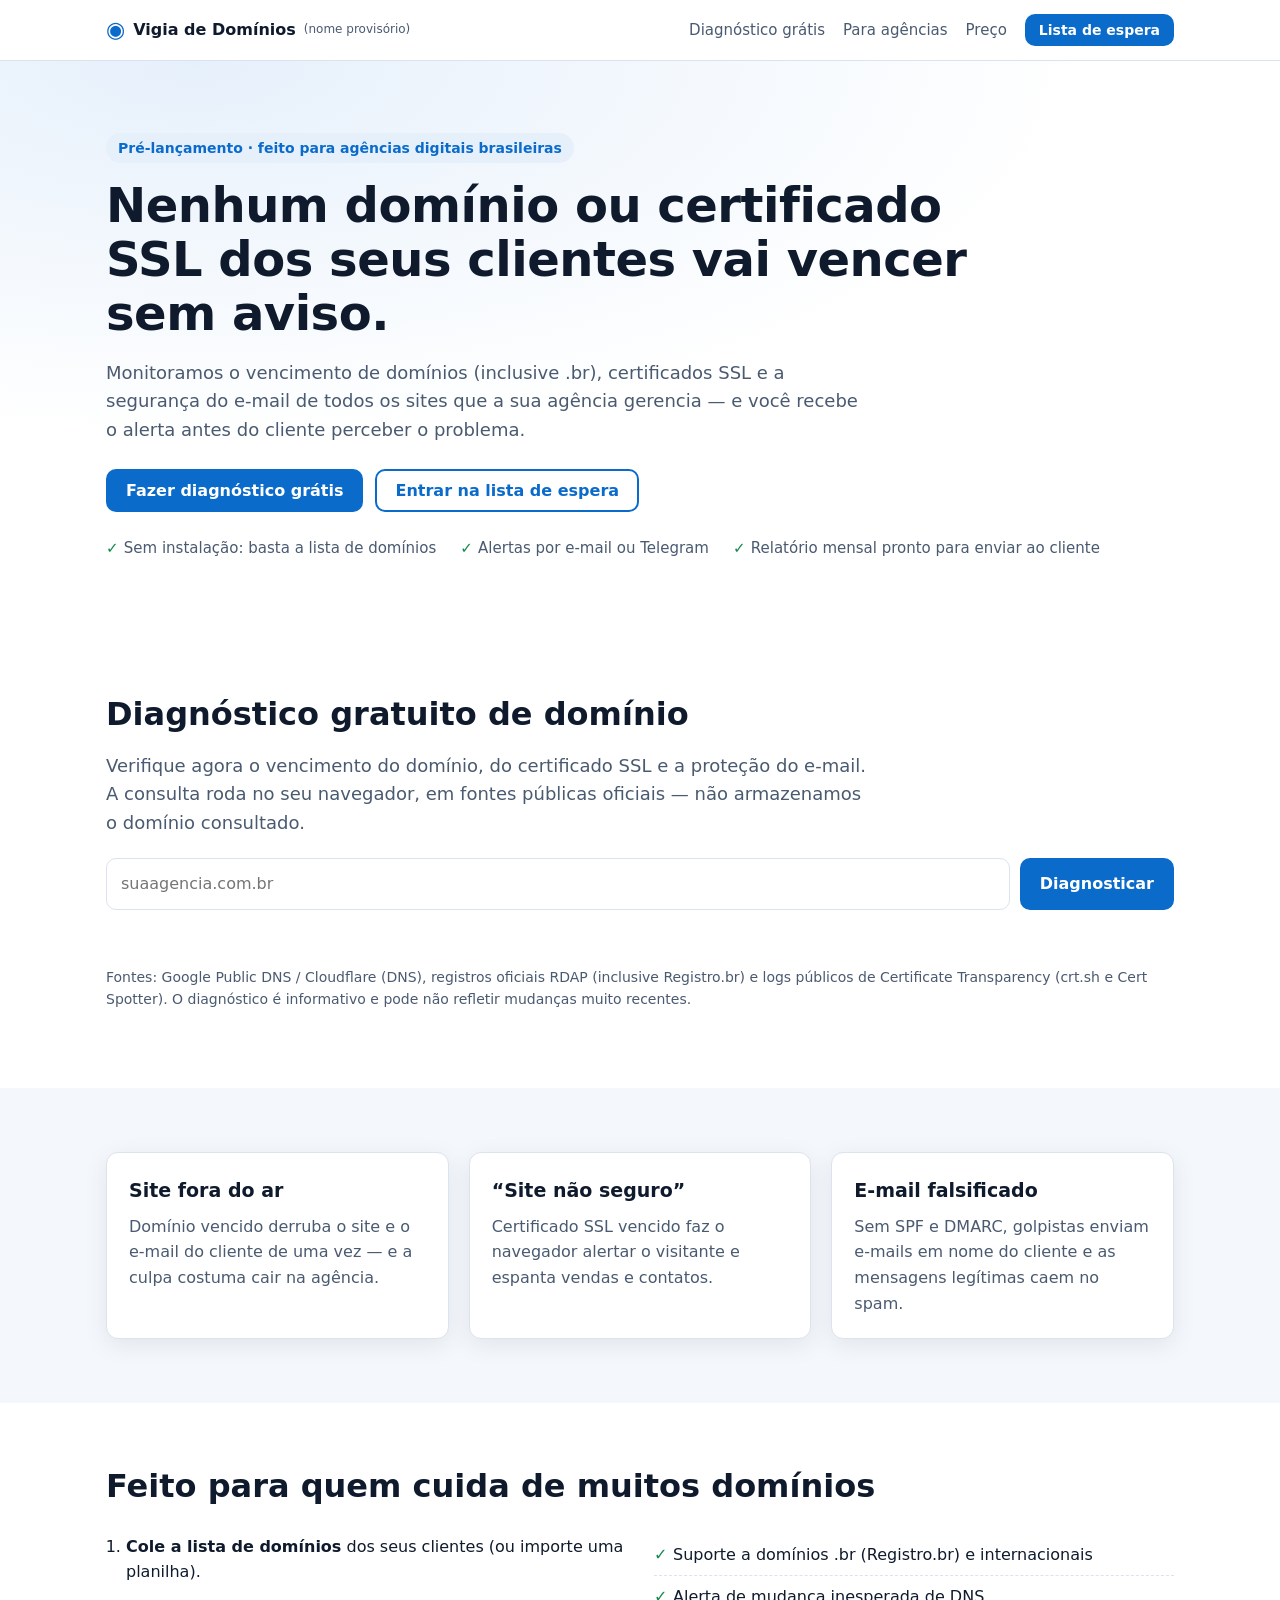
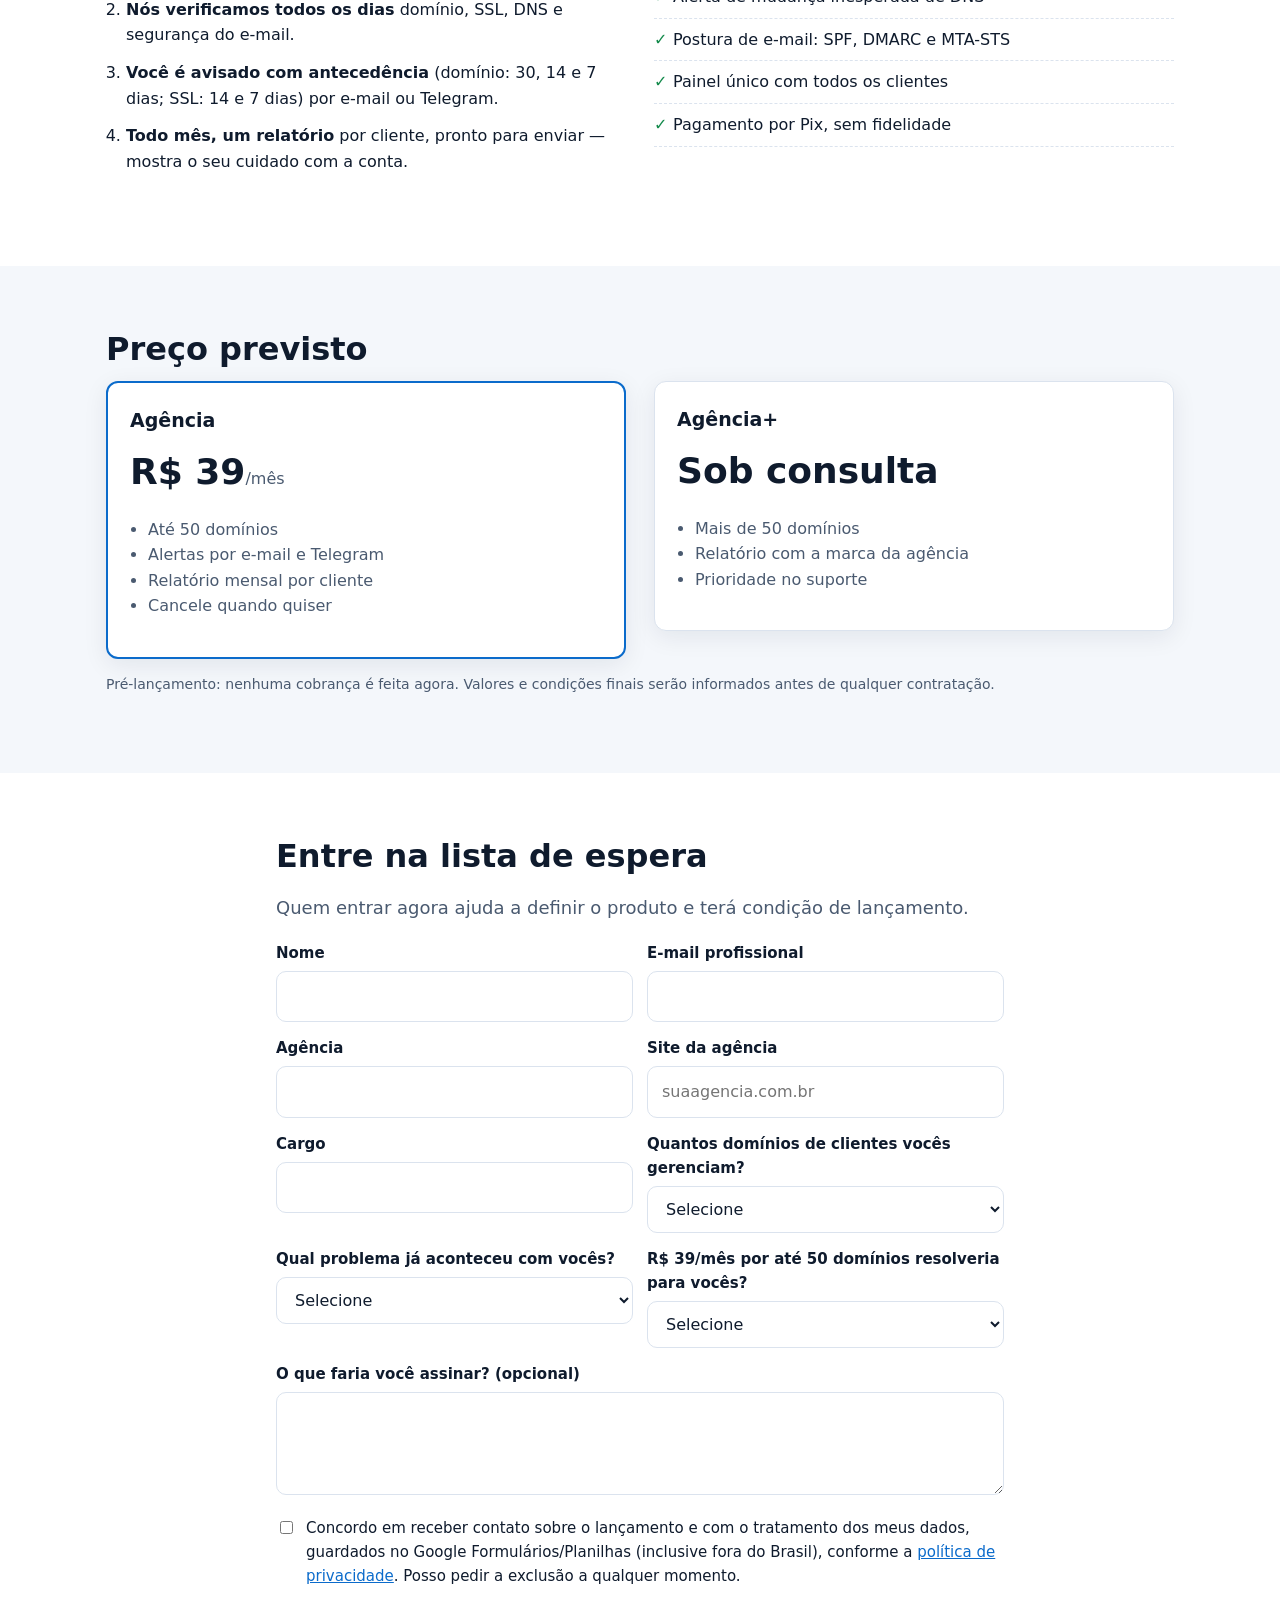
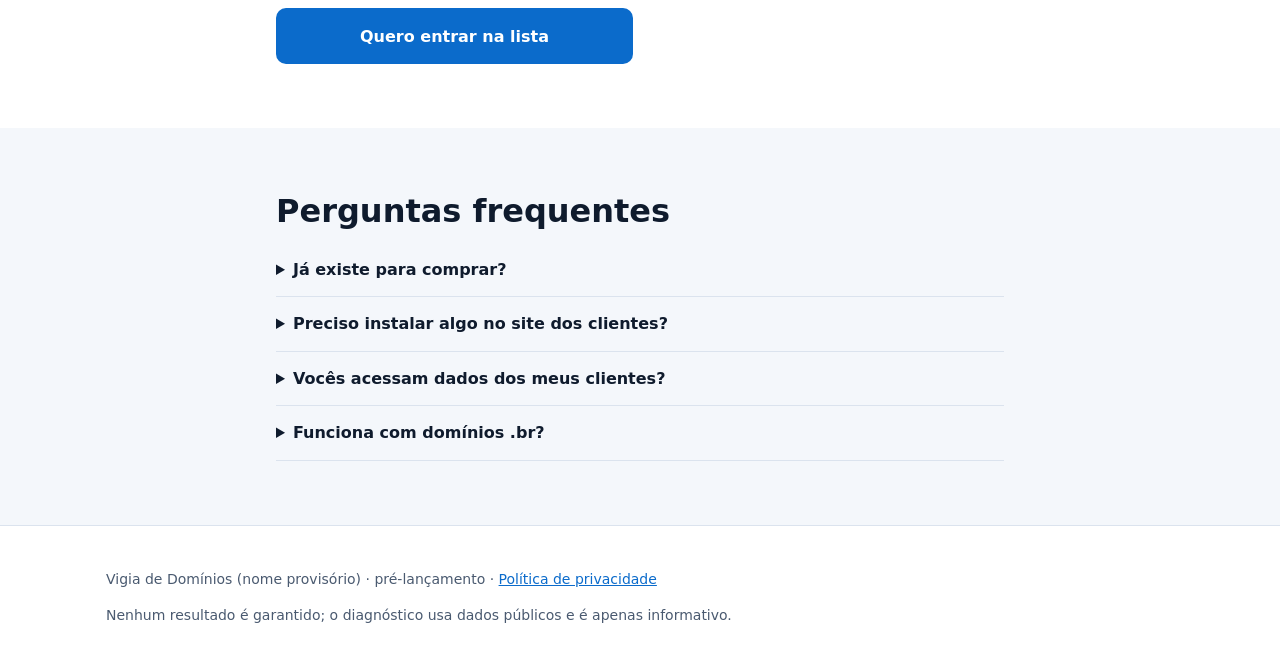
<file: index.html>
<!doctype html>
<html lang="pt-BR">
<head>
  <meta charset="utf-8">
  <meta name="viewport" content="width=device-width, initial-scale=1">
  <title>Vigia de Domínios — monitoramento de domínios e SSL para agências</title>
  <meta name="description" content="Nenhum domínio ou certificado SSL dos seus clientes vence sem aviso. Diagnóstico gratuito e lista de espera para agências digitais.">
  <link rel="stylesheet" href="assets/style.css">
  <script src="config.js" defer></script>
  <script src="assets/diagnostico.js" defer></script>
  <script src="assets/app.js" defer></script>
</head>
<body>
  <header class="topo">
    <div class="wrap topo-in">
      <a class="marca" href="#"><span class="marca-icone" aria-hidden="true">◉</span> Vigia de Domínios <small>(nome provisório)</small></a>
      <nav aria-label="Seções">
        <a href="#diagnostico">Diagnóstico grátis</a>
        <a href="#agencias">Para agências</a>
        <a href="#preco">Preço</a>
        <a class="btn btn-sm" href="#lista">Lista de espera</a>
      </nav>
    </div>
  </header>

  <main>
    <section class="hero">
      <div class="wrap hero-in">
        <p class="selo">Pré-lançamento · feito para agências digitais brasileiras</p>
        <h1>Nenhum domínio ou certificado SSL dos seus clientes vai vencer sem aviso.</h1>
        <p class="sub">Monitoramos o vencimento de domínios (inclusive .br), certificados SSL e a segurança do e-mail de todos os
          sites que a sua agência gerencia — e você recebe o alerta antes do cliente perceber o problema.</p>
        <div class="acoes">
          <a class="btn" href="#diagnostico">Fazer diagnóstico grátis</a>
          <a class="btn btn-sec" href="#lista">Entrar na lista de espera</a>
        </div>
        <ul class="pontos">
          <li>Sem instalação: basta a lista de domínios</li>
          <li>Alertas por e-mail ou Telegram</li>
          <li>Relatório mensal pronto para enviar ao cliente</li>
        </ul>
      </div>
    </section>

    <section id="diagnostico" class="secao">
      <div class="wrap">
        <h2>Diagnóstico gratuito de domínio</h2>
        <p class="lead">Verifique agora o vencimento do domínio, do certificado SSL e a proteção do e-mail. A consulta roda no seu
          navegador, em fontes públicas oficiais — não armazenamos o domínio consultado.</p>
        <form id="form-diag" class="diag-form" autocomplete="off" novalidate>
          <label for="dominio" class="sr">Domínio</label>
          <input id="dominio" name="dominio" type="text" inputmode="url" placeholder="suaagencia.com.br" required maxlength="253">
          <button class="btn" type="submit" id="btn-diag">Diagnosticar</button>
        </form>
        <p id="diag-status" class="status" role="status" aria-live="polite"></p>
        <div id="diag-resultado" class="resultado" hidden></div>
        <p class="nota">Fontes: Google Public DNS / Cloudflare (DNS), registros oficiais RDAP (inclusive Registro.br) e logs públicos de
          Certificate Transparency (crt.sh e Cert Spotter). O diagnóstico é informativo e pode não refletir mudanças muito recentes.</p>
      </div>
    </section>

    <section class="secao alt">
      <div class="wrap grid3">
        <div class="card"><h3>Site fora do ar</h3><p>Domínio vencido derruba o site e o e-mail do cliente de uma vez — e a culpa costuma
          cair na agência.</p></div>
        <div class="card"><h3>“Site não seguro”</h3><p>Certificado SSL vencido faz o navegador alertar o visitante e espanta vendas e
          contatos.</p></div>
        <div class="card"><h3>E-mail falsificado</h3><p>Sem SPF e DMARC, golpistas enviam e-mails em nome do cliente e as mensagens
          legítimas caem no spam.</p></div>
      </div>
    </section>

    <section id="agencias" class="secao">
      <div class="wrap">
        <h2>Feito para quem cuida de muitos domínios</h2>
        <div class="grid2">
          <ol class="passos">
            <li><strong>Cole a lista de domínios</strong> dos seus clientes (ou importe uma planilha).</li>
            <li><strong>Nós verificamos todos os dias</strong> domínio, SSL, DNS e segurança do e-mail.</li>
            <li><strong>Você é avisado com antecedência</strong> (domínio: 30, 14 e 7 dias; SSL: 14 e 7 dias) por e-mail ou Telegram.</li>
            <li><strong>Todo mês, um relatório</strong> por cliente, pronto para enviar — mostra o seu cuidado com a conta.</li>
          </ol>
          <ul class="lista-check">
            <li>Suporte a domínios .br (Registro.br) e internacionais</li>
            <li>Alerta de mudança inesperada de DNS</li>
            <li>Postura de e-mail: SPF, DMARC e MTA-STS</li>
            <li>Painel único com todos os clientes</li>
            <li>Pagamento por Pix, sem fidelidade</li>
          </ul>
        </div>
      </div>
    </section>

    <section id="preco" class="secao alt">
      <div class="wrap">
        <h2>Preço previsto</h2>
        <div class="grid2 precos">
          <div class="card plano destaque">
            <h3>Agência</h3>
            <p class="valor">R$ 39<span>/mês</span></p>
            <ul><li>Até 50 domínios</li><li>Alertas por e-mail e Telegram</li><li>Relatório mensal por cliente</li><li>Cancele quando quiser</li></ul>
          </div>
          <div class="card plano">
            <h3>Agência+</h3>
            <p class="valor">Sob consulta</p>
            <ul><li>Mais de 50 domínios</li><li>Relatório com a marca da agência</li><li>Prioridade no suporte</li></ul>
          </div>
        </div>
        <p class="nota">Pré-lançamento: nenhuma cobrança é feita agora. Valores e condições finais serão informados antes de qualquer
          contratação.</p>
      </div>
    </section>

    <section id="lista" class="secao">
      <div class="wrap estreito">
        <h2>Entre na lista de espera</h2>
        <p class="lead">Quem entrar agora ajuda a definir o produto e terá condição de lançamento.</p>
        <form id="form-lista" class="form-lista" novalidate>
          <div class="campo"><label for="nome">Nome</label><input id="nome" name="nome" required maxlength="120" autocomplete="name"></div>
          <div class="campo"><label for="email">E-mail profissional</label><input id="email" name="email" type="email" required maxlength="160" autocomplete="email"></div>
          <div class="campo"><label for="agencia">Agência</label><input id="agencia" name="agencia" required maxlength="160" autocomplete="organization"></div>
          <div class="campo"><label for="site">Site da agência</label><input id="site" name="site" maxlength="200" placeholder="suaagencia.com.br"></div>
          <div class="campo"><label for="cargo">Cargo</label><input id="cargo" name="cargo" maxlength="80" autocomplete="organization-title"></div>
          <div class="campo"><label for="n_dominios">Quantos domínios de clientes vocês gerenciam?</label>
            <select id="n_dominios" name="n_dominios" required><option value="">Selecione</option><option>1 a 10</option><option>11 a 50</option><option>51 a 200</option><option>Mais de 200</option></select></div>
          <div class="campo"><label for="dor">Qual problema já aconteceu com vocês?</label>
            <select id="dor" name="dor" required><option value="">Selecione</option><option>Domínio de cliente venceu</option><option>SSL venceu / site “não seguro”</option>
              <option>E-mail do cliente caiu no spam ou foi falsificado</option><option>Ainda não aconteceu, mas preocupa</option><option>Outro</option></select></div>
          <div class="campo"><label for="pagaria">R$ 39/mês por até 50 domínios resolveria para vocês?</label>
            <select id="pagaria" name="pagaria" required><option value="">Selecione</option><option>Sim, assinaria no lançamento</option><option>Talvez — depende de recursos</option>
              <option>Talvez — o preço precisa ser menor</option><option>Não</option></select></div>
          <div class="campo campo-full"><label for="comentario">O que faria você assinar? (opcional)</label><textarea id="comentario" name="comentario" rows="3" maxlength="800"></textarea></div>
          <div class="campo campo-full consent"><input id="consent" name="consent" type="checkbox" required>
            <label for="consent">Concordo em receber contato sobre o lançamento e com o tratamento dos meus dados, guardados no
              Google Formulários/Planilhas (inclusive fora do Brasil), conforme a
              <a href="privacidade.html" target="_blank" rel="noopener">política de privacidade</a>. Posso pedir a exclusão a qualquer momento.</label></div>
          <input type="hidden" name="origem" id="origem"><input type="hidden" name="diag_dominio" id="diag_dominio">
          <button class="btn" type="submit" id="btn-lista">Quero entrar na lista</button>
          <p id="lista-status" class="status" role="status" aria-live="polite"></p>
        </form>
      </div>
    </section>

    <section class="secao alt">
      <div class="wrap estreito faq">
        <h2>Perguntas frequentes</h2>
        <details><summary>Já existe para comprar?</summary><p>Ainda não. Estamos em pré-lançamento, validando o produto com agências. Ninguém é cobrado agora.</p></details>
        <details><summary>Preciso instalar algo no site dos clientes?</summary><p>Não. Usamos apenas informações públicas: registros de DNS, o registro oficial do domínio (RDAP) e certificados publicados.</p></details>
        <details><summary>Vocês acessam dados dos meus clientes?</summary><p>Não. Só consultamos dados técnicos públicos dos domínios. Dados pessoais de titulares de domínio não são coletados nem exibidos.</p></details>
        <details><summary>Funciona com domínios .br?</summary><p>Sim, consultamos diretamente o RDAP do Registro.br, além dos registros internacionais.</p></details>
      </div>
    </section>
  </main>

  <footer class="rodape">
    <div class="wrap">
      <p>Vigia de Domínios (nome provisório) · pré-lançamento · <a href="privacidade.html">Política de privacidade</a></p>
      <p class="nota">Nenhum resultado é garantido; o diagnóstico usa dados públicos e é apenas informativo.</p>
    </div>
  </footer>
</body>
</html>
</file>
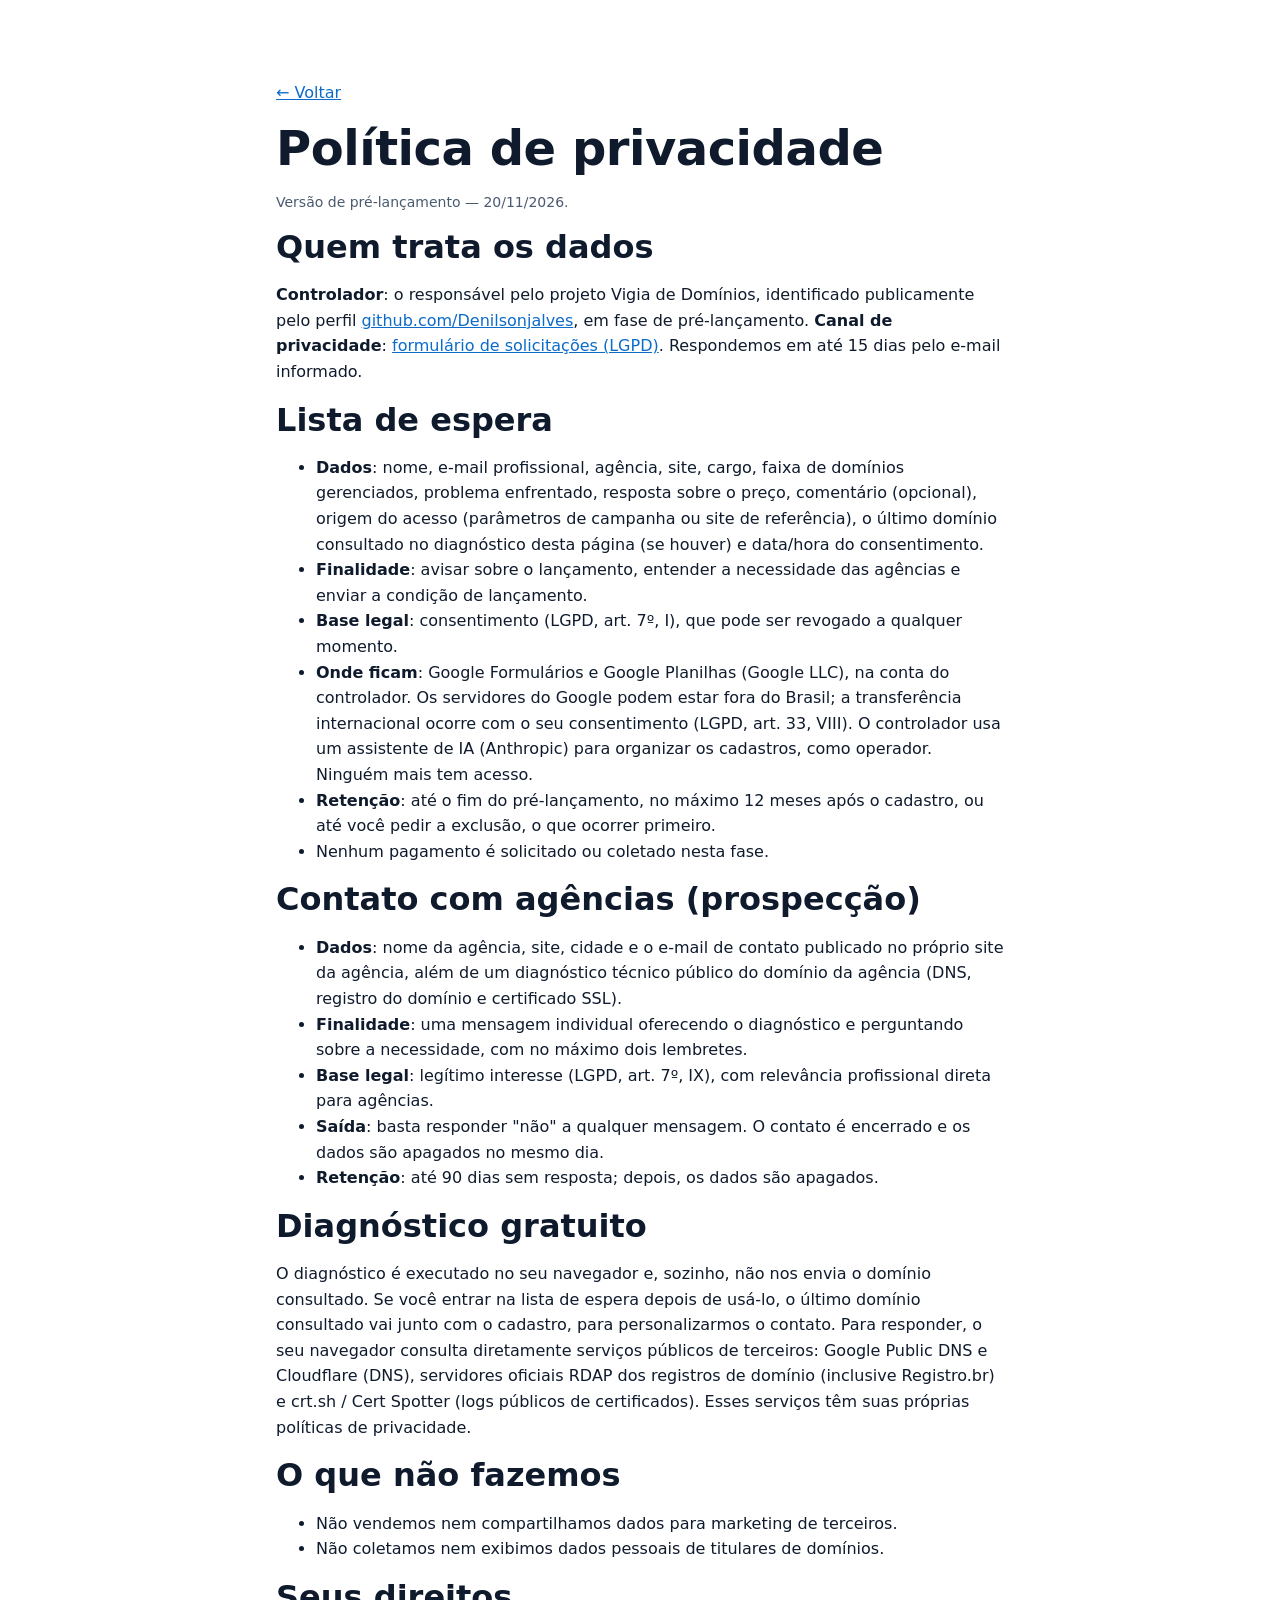
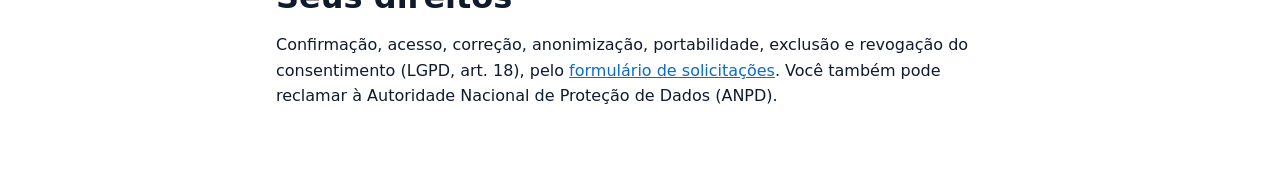
<file: privacidade.html>
<!doctype html>
<html lang="pt-BR">
<head>
  <meta charset="utf-8"><meta name="viewport" content="width=device-width, initial-scale=1">
  <title>Política de privacidade — Vigia de Domínios</title>
  <link rel="stylesheet" href="assets/style.css">
</head>
<body>
  <main class="secao"><div class="wrap estreito">
    <p><a href="index.html">← Voltar</a></p>
    <h1>Política de privacidade</h1>
    <p class="nota">Versão de pré-lançamento — 20/11/2026.</p>

    <h2>Quem trata os dados</h2>
    <p><strong>Controlador</strong>: o responsável pelo projeto Vigia de Domínios, identificado publicamente pelo perfil
      <a href="https://github.com/Denilsonjalves" rel="noopener">github.com/Denilsonjalves</a>, em fase de pré-lançamento.
      <strong>Canal de privacidade</strong>:
      <a href="https://docs.google.com/forms/d/e/1FAIpQLSfl-ySpRpgNoiRoHmUnBJ8LjmCQWj80ANocnarZwQ6KxhL31A/viewform" rel="noopener">formulário de solicitações (LGPD)</a>.
      Respondemos em até 15 dias pelo e-mail informado.</p>

    <h2>Lista de espera</h2>
    <ul>
      <li><strong>Dados</strong>: nome, e-mail profissional, agência, site, cargo, faixa de domínios gerenciados, problema
        enfrentado, resposta sobre o preço, comentário (opcional), origem do acesso (parâmetros de campanha ou site de
        referência), o último domínio consultado no diagnóstico desta página (se houver) e data/hora do consentimento.</li>
      <li><strong>Finalidade</strong>: avisar sobre o lançamento, entender a necessidade das agências e enviar a condição de lançamento.</li>
      <li><strong>Base legal</strong>: consentimento (LGPD, art. 7º, I), que pode ser revogado a qualquer momento.</li>
      <li><strong>Onde ficam</strong>: Google Formulários e Google Planilhas (Google LLC), na conta do controlador. Os servidores
        do Google podem estar fora do Brasil; a transferência internacional ocorre com o seu consentimento (LGPD, art. 33, VIII).
        O controlador usa um assistente de IA (Anthropic) para organizar os cadastros, como operador. Ninguém mais tem acesso.</li>
      <li><strong>Retenção</strong>: até o fim do pré-lançamento, no máximo 12 meses após o cadastro, ou até você pedir a
        exclusão, o que ocorrer primeiro.</li>
      <li>Nenhum pagamento é solicitado ou coletado nesta fase.</li>
    </ul>

    <h2>Contato com agências (prospecção)</h2>
    <ul>
      <li><strong>Dados</strong>: nome da agência, site, cidade e o e-mail de contato publicado no próprio site da agência, além
        de um diagnóstico técnico público do domínio da agência (DNS, registro do domínio e certificado SSL).</li>
      <li><strong>Finalidade</strong>: uma mensagem individual oferecendo o diagnóstico e perguntando sobre a necessidade, com no
        máximo dois lembretes.</li>
      <li><strong>Base legal</strong>: legítimo interesse (LGPD, art. 7º, IX), com relevância profissional direta para agências.</li>
      <li><strong>Saída</strong>: basta responder "não" a qualquer mensagem. O contato é encerrado e os dados são apagados no
        mesmo dia.</li>
      <li><strong>Retenção</strong>: até 90 dias sem resposta; depois, os dados são apagados.</li>
    </ul>

    <h2>Diagnóstico gratuito</h2>
    <p>O diagnóstico é executado no seu navegador e, sozinho, não nos envia o domínio consultado. Se você entrar na lista de
      espera depois de usá-lo, o último domínio consultado vai junto com o cadastro, para personalizarmos o contato. Para
      responder, o seu navegador consulta diretamente serviços públicos de terceiros: Google Public DNS e Cloudflare (DNS),
      servidores oficiais RDAP dos registros de domínio (inclusive Registro.br) e crt.sh / Cert Spotter (logs públicos de
      certificados). Esses serviços têm suas próprias políticas de privacidade.</p>

    <h2>O que não fazemos</h2>
    <ul><li>Não vendemos nem compartilhamos dados para marketing de terceiros.</li>
      <li>Não coletamos nem exibimos dados pessoais de titulares de domínios.</li></ul>

    <h2>Seus direitos</h2>
    <p>Confirmação, acesso, correção, anonimização, portabilidade, exclusão e revogação do consentimento (LGPD, art. 18), pelo
      <a href="https://docs.google.com/forms/d/e/1FAIpQLSfl-ySpRpgNoiRoHmUnBJ8LjmCQWj80ANocnarZwQ6KxhL31A/viewform" rel="noopener">formulário de solicitações</a>.
      Você também pode reclamar à Autoridade Nacional de Proteção de Dados (ANPD).</p>
  </div></main>
</body>
</html>
</file>
<file: assets/style.css>
:root {
  --bg: #ffffff; --bg-alt: #f4f7fb; --fg: #0f1b2d; --muted: #4a5a70; --line: #dbe3ee;
  --brand: #0b6bcb; --brand-ink: #ffffff; --brand-soft: #e6f0fb;
  --ok: #138a4b; --warn: #b26a00; --crit: #c62828; --unk: #6b7785;
  --radius: 12px; --shadow: 0 6px 24px rgba(15, 27, 45, .08);
}
@media (prefers-color-scheme: dark) {
  :root { --bg: #0d1420; --bg-alt: #121c2b; --fg: #e8eef7; --muted: #a4b2c6; --line: #22324a; --brand: #4ea1ff;
    --brand-ink: #06121f; --brand-soft: #14263d; --ok: #3ccf7f; --warn: #ffb547; --crit: #ff6b6b; --unk: #94a3b8; --shadow: none; }
}
* { box-sizing: border-box; }
html { scroll-behavior: smooth; }
body { margin: 0; background: var(--bg); color: var(--fg); font: 16px/1.6 system-ui, -apple-system, "Segoe UI", Roboto, Ubuntu, sans-serif; }
a { color: var(--brand); }
.wrap { max-width: 1100px; margin: 0 auto; padding: 0 16px; }
.estreito { max-width: 760px; }
.sr { position: absolute; width: 1px; height: 1px; overflow: hidden; clip: rect(0 0 0 0); }
.topo { position: sticky; top: 0; z-index: 10; background: color-mix(in srgb, var(--bg) 92%, transparent); backdrop-filter: blur(8px); border-bottom: 1px solid var(--line); }
.topo-in { display: flex; align-items: center; justify-content: space-between; gap: 16px; min-height: 60px; flex-wrap: wrap; }
.marca { font-weight: 700; color: var(--fg); text-decoration: none; display: flex; align-items: center; gap: 8px; }
.marca small { font-weight: 400; color: var(--muted); font-size: 12px; }
.marca-icone { color: var(--brand); font-size: 22px; }
nav { display: flex; gap: 18px; align-items: center; flex-wrap: wrap; }
nav a { color: var(--muted); text-decoration: none; font-size: 15px; }
nav a:hover { color: var(--fg); }
.btn { display: inline-block; background: var(--brand); color: var(--brand-ink) !important; border: 0; border-radius: 10px; padding: 12px 20px;
  font-family: inherit; font-weight: 600; font-size: 16px; line-height: 1.2; text-decoration: none; cursor: pointer; }
.btn:hover { filter: brightness(1.07); }
.btn:disabled { opacity: .6; cursor: progress; }
.btn-sec { background: transparent; color: var(--brand) !important; box-shadow: inset 0 0 0 2px var(--brand); }
.btn-sm { padding: 8px 14px; font-size: 14px; }
.hero { padding: 72px 0 56px; background: radial-gradient(900px 380px at 15% 0%, var(--brand-soft), transparent); }
.selo { display: inline-block; background: var(--brand-soft); color: var(--brand); border-radius: 999px; padding: 4px 12px; font-size: 14px; font-weight: 600; margin: 0 0 16px; }
h1 { font-size: clamp(30px, 4.4vw, 48px); line-height: 1.12; margin: 0 0 16px; max-width: 900px; letter-spacing: -.01em; }
h2 { font-size: clamp(24px, 3vw, 32px); line-height: 1.2; margin: 0 0 12px; }
h3 { margin: 0 0 8px; font-size: 19px; }
.sub, .lead { color: var(--muted); font-size: 18px; max-width: 760px; }
.acoes { display: flex; gap: 12px; flex-wrap: wrap; margin: 24px 0; }
.pontos { display: flex; gap: 24px; flex-wrap: wrap; padding: 0; list-style: none; color: var(--muted); font-size: 15px; }
.pontos li::before { content: "✓ "; color: var(--ok); font-weight: 700; }
.secao { padding: 64px 0; }
.alt { background: var(--bg-alt); }
.grid3 { display: grid; grid-template-columns: repeat(auto-fit, minmax(240px, 1fr)); gap: 20px; }
.grid2 { display: grid; grid-template-columns: repeat(auto-fit, minmax(300px, 1fr)); gap: 28px; align-items: start; }
.card { background: var(--bg); border: 1px solid var(--line); border-radius: var(--radius); padding: 22px; box-shadow: var(--shadow); }
.card p { margin: 0; color: var(--muted); }
.passos { padding-left: 20px; } .passos li { margin-bottom: 12px; }
.lista-check { list-style: none; padding: 0; } .lista-check li { padding: 8px 0; border-bottom: 1px dashed var(--line); }
.lista-check li::before { content: "✓ "; color: var(--ok); font-weight: 700; }
.plano .valor { font-size: 36px; font-weight: 800; margin: 8px 0; color: var(--fg); } .plano .valor span { font-size: 16px; color: var(--muted); font-weight: 500; }
.plano ul { padding-left: 18px; color: var(--muted); } .destaque { border: 2px solid var(--brand); }
.nota { color: var(--muted); font-size: 14px; }
.diag-form { display: flex; gap: 10px; flex-wrap: wrap; margin: 20px 0 8px; }
.diag-form input { flex: 1 1 280px; }
input, select, textarea { width: 100%; font: inherit; color: var(--fg); background: var(--bg); border: 1px solid var(--line); border-radius: 10px; padding: 12px 14px; }
input:focus, select:focus, textarea:focus { outline: 2px solid var(--brand); outline-offset: 1px; }
.status { min-height: 24px; color: var(--muted); }
.status.erro { color: var(--crit); } .status.sucesso { color: var(--ok); font-weight: 600; }
.resultado { margin-top: 12px; }
.resumo { display: flex; align-items: center; gap: 16px; flex-wrap: wrap; padding: 18px; border-radius: var(--radius); border: 1px solid var(--line); background: var(--bg-alt); margin-bottom: 16px; }
.nota-grande { font-size: 34px; font-weight: 800; }
.chips { display: flex; gap: 8px; flex-wrap: wrap; }
.chip { font-size: 13px; padding: 3px 10px; border-radius: 999px; background: var(--brand-soft); color: var(--fg); }
.checks { display: grid; grid-template-columns: repeat(auto-fit, minmax(260px, 1fr)); gap: 14px; }
.check { border: 1px solid var(--line); border-left-width: 6px; border-radius: 10px; padding: 14px 16px; background: var(--bg); }
.check h4 { margin: 0 0 6px; font-size: 16px; display: flex; justify-content: space-between; gap: 8px; }
.check p { margin: 4px 0 0; color: var(--muted); font-size: 15px; }
.check .rec { color: var(--fg); }
.st-ok { border-left-color: var(--ok); } .st-atencao { border-left-color: var(--warn); } .st-critico { border-left-color: var(--crit); } .st-desconhecido { border-left-color: var(--unk); }
.badge { font-size: 12px; font-weight: 700; padding: 2px 8px; border-radius: 999px; color: #fff; white-space: nowrap; }
.b-ok { background: var(--ok); } .b-atencao { background: var(--warn); } .b-critico { background: var(--crit); } .b-desconhecido { background: var(--unk); }
.cta-diag { margin-top: 18px; padding: 18px; border-radius: var(--radius); background: var(--brand-soft); display: flex; justify-content: space-between; gap: 12px; align-items: center; flex-wrap: wrap; }
.form-lista { display: grid; grid-template-columns: repeat(auto-fit, minmax(260px, 1fr)); gap: 14px; margin-top: 18px; }
.campo label { display: block; font-weight: 600; margin-bottom: 6px; font-size: 15px; }
.campo-full { grid-column: 1 / -1; }
.consent { display: flex; gap: 10px; align-items: flex-start; } .consent input { width: auto; margin-top: 5px; } .consent label { font-weight: 400; }
.faq details { border-bottom: 1px solid var(--line); padding: 14px 0; } .faq summary { cursor: pointer; font-weight: 600; } .faq p { color: var(--muted); }
.rodape { border-top: 1px solid var(--line); padding: 28px 0; color: var(--muted); font-size: 14px; }
@media (max-width: 640px) { nav a:not(.btn) { display: none; } .hero { padding: 48px 0 40px; } .secao { padding: 48px 0; } }
</file>
